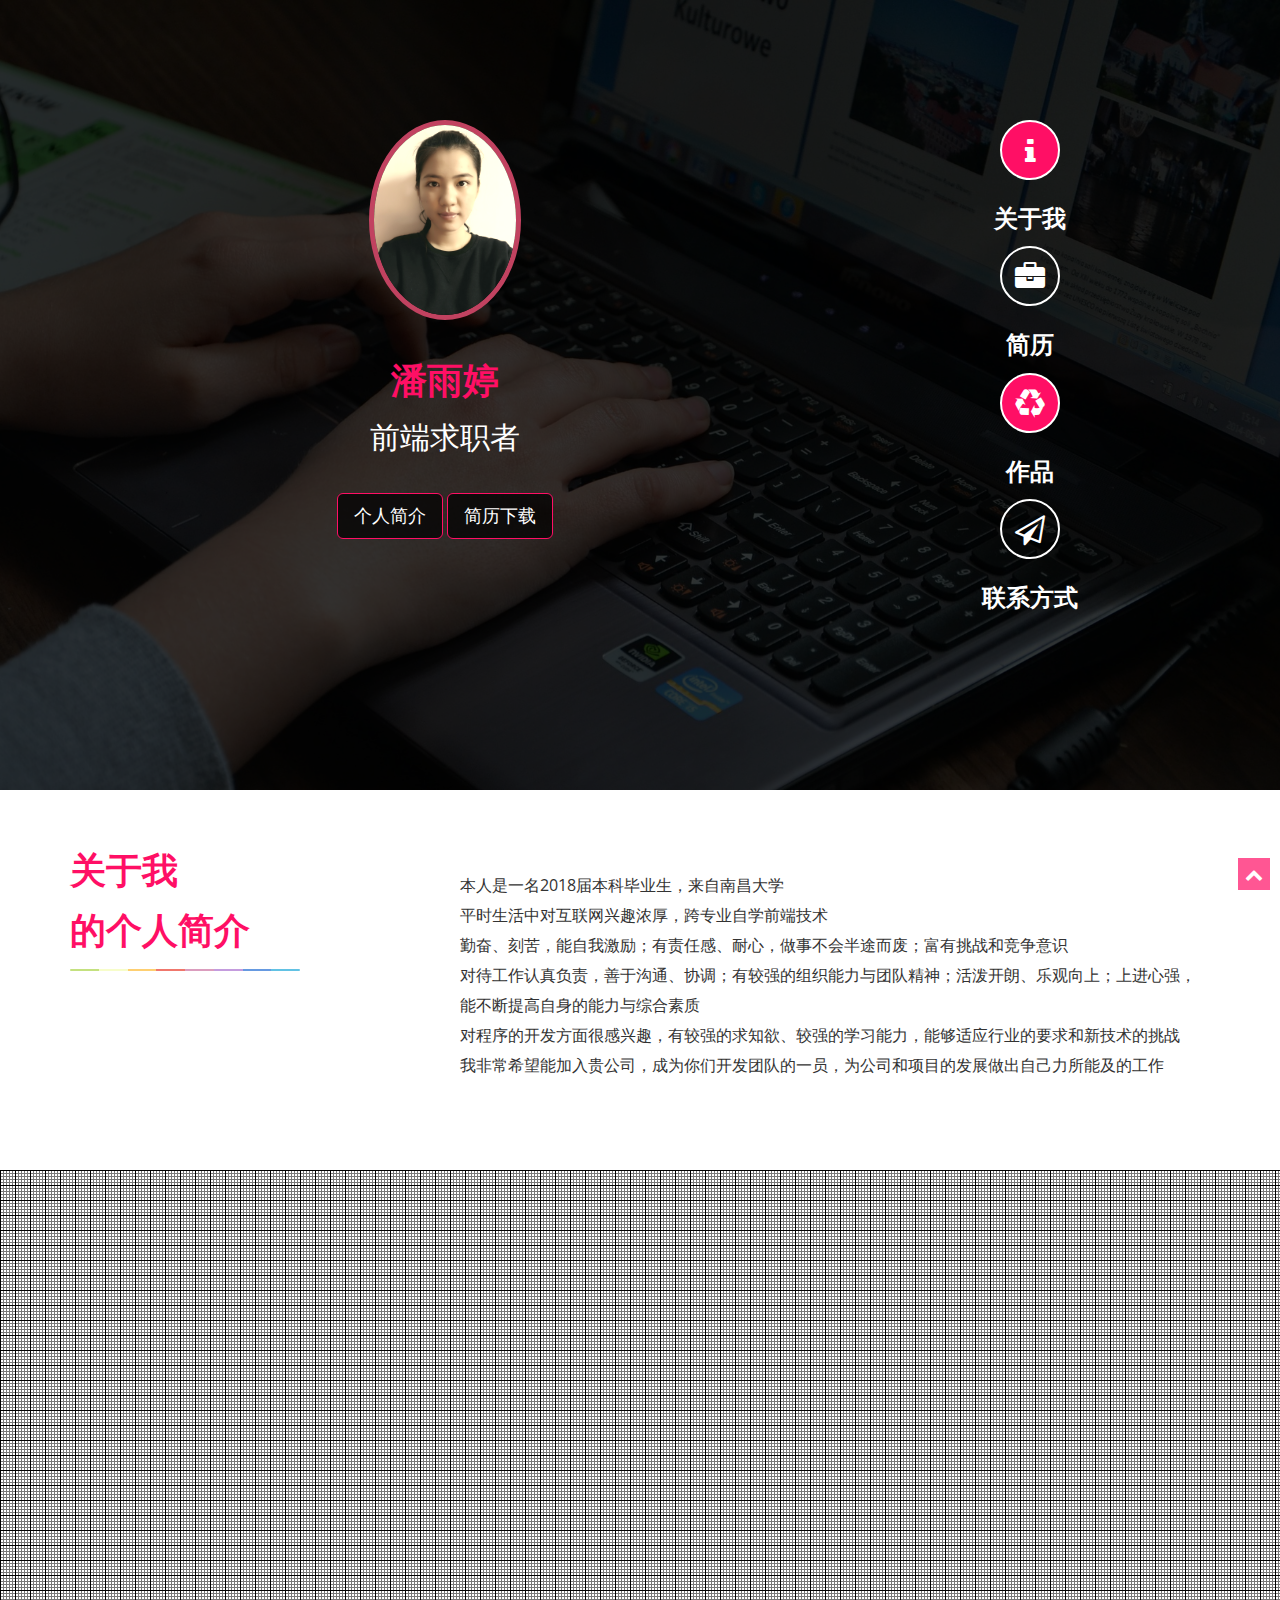
<file: index.html>
<!DOCTYPE html>
<html xmlns="http://www.w3.org/1999/xhtml">
	<head>
		<meta charset="utf-8" />
		<meta name="viewport" content="width=device-width, initial-scale=1, maximum-scale=1" />
		<meta name="description" content="" />
		<meta name="author" content="" />
		<!--[if IE]>
			<meta http-equiv="X-UA-Compatible" content="IE=edge,chrome=1">
			<![endif]-->
		<title>Resume</title>
		<!-- BOOTSTRAP CORE STYLE CSS -->
		<link href="css/bootstrap.css" rel="stylesheet" />
		<!-- FONT AWESOME CSS -->
		<link href="css/font-awesome.min.css" rel="stylesheet" />
		<!-- ANIMATE  CSS -->
		<link href="css/animate.css" rel="stylesheet" />
		<!-- CUSTOM STYLE CSS -->
		<link href="css/style.css" rel="stylesheet" />
		
		<link rel="stylesheet" href="css/prettyPhoto.css" />
		<!-- GOOGLE FONTS -->
		<link href='http://fonts.googleapis.com/css?family=Open+Sans:400,700,300' rel='stylesheet' type='text/css' />
		
	</head>
	<body>
		<!-- /. END THEME SWITCHER-->
		<!-- HOME SECTION START-->
		<div id="home-sec">
			<div class="overlay">
				<div class="container">
					<div class="row pad-top-bottom  move-me">
						<div class="col-lg-8 col-md-5 col-sm-5 text-center">
							<img src="img/avator.jpg" class="main-img img-circle wow bounceIn" data-wow-duration="1s" data-wow-delay=".2s" alt=""/>
							<h1 class="wow bounceIn " data-wow-duration="1s" data-wow-delay=".4s">潘雨婷</h1>
							<h2 class="wow bounceIn " data-wow-duration="1s" data-wow-delay=".6s">前端求职者</h2>
							<a href="#about-sec" class="btn custom-btn-one btn-lg wow bounceIn " data-wow-duration="1s" data-wow-delay=".8s">个人简介</a>
							<a href="#resume-sec" class="btn custom-btn-one btn-lg wow bounceIn " data-wow-duration="1s" data-wow-delay=".8s">简历下载</a>
						</div>
						
						<div class="col-lg-4 col-md-2 col-sm-2 text-center  ">
							<a href="#about-sec" class="wow bounceIn " data-wow-duration="1s" data-wow-delay=".1s">
								<i class="fa fa-info icon-round icon-round-active"></i>
								<h3 class="wow bounceIn " data-wow-duration="1s" data-wow-delay=".2s">关于我</h3>
							</a>
							<a href="#resume-sec" class="wow bounceIn " data-wow-duration="1s" data-wow-delay=".3s">
								<i class="fa fa-briefcase icon-round"></i>
								<h3 class="wow bounceIn " data-wow-duration="1s" data-wow-delay=".4s">简历</h3>
							</a>
							<a href="#portfolio-sec" class="wow bounceIn" data-wow-duration="1s" data-wow-delay=".5s">
								<i class="fa fa-recycle icon-round icon-round-active"></i>
								<h3 class="wow bounceIn " data-wow-duration="1s" data-wow-delay=".6s">作品</h3>
							</a>
							<a href="#hire-sec" class="wow bounceIn" data-wow-duration="1s" data-wow-delay=".7s">
								<i class="fa fa-paper-plane-o icon-round"></i>
								<h3 class="wow bounceIn " data-wow-duration="1s" data-wow-delay=".8s">联系方式</h3>
							</a>
						</div>

					</div>
		
				</div>
			</div>
		</div>
		<!-- HOME SECTION END-->
		
		<!-- ABOUT SECTION START-->
		<section id="about-sec">
			<div class="container">
				<div class="row">
					<div class="col-lg-4 col-md-4 col-sm-4 wow bounceIn " data-wow-duration="1s" data-wow-delay=".2s">
						<h1>关于我</h1>
						<h1>的个人简介</h1>
						<div class="color-strip"></div>
					</div>
					<div class="col-lg-8 col-md-8 col-sm-8 wow bounceIn " data-wow-duration="1s" data-wow-delay=".4s">
						<p>
							本人是一名2018届本科毕业生，来自南昌大学
							平时生活中对互联网兴趣浓厚，跨专业自学前端技术
							勤奋、刻苦，能自我激励；有责任感、耐心，做事不会半途而废；富有挑战和竞争意识
							对待工作认真负责，善于沟通、协调；有较强的组织能力与团队精神；活泼开朗、乐观向上；上进心强，能不断提高自身的能力与综合素质
							对程序的开发方面很感兴趣，有较强的求知欲、较强的学习能力，能够适应行业的要求和新技术的挑战
							我非常希望能加入贵公司，成为你们开发团队的一员，为公司和项目的发展做出自己力所能及的工作
							
						</p>
					</div>
				</div>
			</div>
		</section>
		<!-- ABOUT SECTION END-->
		
		<!-- SKILL SECTION START-->
		<section id="skill-sec">
			<div class="overlay">
				<div class="container">
					<div class="row pad-top-bottom move-me">
						<div class="col-lg-2 col-md-2 col-sm-2 text-center wow bounceIn " data-wow-duration="1s" data-wow-delay=".2s">
							<p>熟悉原生JavaScript，常用方法能做到不依赖jQuery等框架使用原生方法实现</p>
							<h4>JAVASCRIPT</h4>
						</div>
						<div class="col-lg-2 col-md-2 col-sm-2 text-center wow bounceIn " data-wow-duration="1s" data-wow-delay=".4s">
							<p>熟悉H5、CSS3
								能够做简单的移动端H5页面、PC端H5小游戏等
							</p>
							<h4>HTML、CSS</h4>
						</div>
						<div class="col-lg-2 col-md-2 col-sm-2 text-center  wow bounceIn " data-wow-duration="1s" data-wow-delay=".6s">
							<p>了解Vue的功能，能够用Vue写出购物车等简单数据绑定多页面	
								
							</p>
							<h4>Vue.js</h4>
						</div>
		
						<div class="col-lg-2 col-md-2 col-sm-2 text-center wow bounceIn " data-wow-duration="1s" data-wow-delay=".8s">
							<p>正在学习PHP，目前了解Linux、MySQL的简单使用方法
							
							</p>
							<h4>PHP</h4>
						</div>
						<div class="col-lg-4 col-md-4 col-sm-4  wow bounceIn " data-wow-duration="1s" data-wow-delay="1s">
							<h1>对于技术</h1>
							<h1>的掌握</h1>
						</div>
					</div>
				</div>
			</div>
		</section>
		<!-- SKILL SECTION END-->
		
		<!-- RESUME SECTION START-->
		<section id="resume-sec">
			<div class="container">
				<div class="row  move-me">
					<div class="col-lg-4 col-md-4 col-sm-4 wow bounceIn " data-wow-duration="1s" data-wow-delay=".2s">
						<h1>下载 </h1>
						<h1>我的简历</h1>
						<div class="color-strip"></div>
						<a href="img/PANresume.pdf" class="btn btn-style-three" download="pytResume">点击下载简历  PDF格式文件</a>
					</div>
					<div class="col-lg-8 col-md-8 col-sm-8 wow bounceIn " data-wow-duration="1s" data-wow-delay=".4s">
		
						<div class="board">
							<div class="board-inner">
								<ul class="nav nav-tabs" id="myTab">
									<li class="active">
										<a href="#home" data-toggle="tab" title="基本信息">
											<span class="round-tabs one">
												<i class="fa fa-home"></i>
											</span>
										</a></li>
		
									<li><a href="#profile" data-toggle="tab" title="教育情况">
										<span class="round-tabs two">
											<i class="fa fa-briefcase"></i>
										</span>
									</a>
									</li>
									<li><a href="#exp" data-toggle="tab" title="校园经历">
										<span class="round-tabs three">
											<i class="fa fa-recycle"></i>
										</span></a>
									</li>
		
									<li><a href="#location" data-toggle="tab" title="技能证书">
										<span class="round-tabs four">
											<i class="fa fa-paper-plane-o"></i>
										</span>
									</a></li>
		
									<li><a href="#contact" data-toggle="tab" title="联系方式">
										<span class="round-tabs five">
											<i class="fa fa-comments-o"></i>
										</span></a>
									</li>
		
								</ul>
							</div>
		
							<div class="tab-content">
								<div class="tab-pane fade in active" id="home">
		
									<h4 class="head text-center">基本信息</h4>
									<p class="narrow text-center">
										<span>
											<i>姓名 : </i>潘雨婷
										</span>
										<span>
											<i>年龄 :</i>22
										</span>
										<span>
											<i>学校 :</i>南昌大学
										</span>
										<span>
											<i>毕业时间 :</i>2018年6月
										</span>
									</p>
		
		
								</div>
								<div class="tab-pane fade" id="profile">
		
									<h4 class="head text-center">教育情况</h4>
									<p class="narrow text-center">
										<span>
											<i>第一专业: </i>汉语言文学 （2014-2018）
										</span>
										<span>
											<i>主修课程: </i>：语言类课程、文学类课程、秘书学、公共关系学、逻辑学、大学英语等

										</span>
										<span>
											<i>第二专业 : </i>金融学（2015-2017）
										</span>
										<span>
											<i>主修课程: </i>：基本会计、微观经济学、宏观经济学、国际市场营销、货币银行学、金融市场学、证券投资学等

 
										</span>
									</p>
								</div>
								<div class="tab-pane fade" id="exp">
									<h4 class="head text-center">学校经历</h4>
									<p class="narrow text-center">
										<span>
											<i>校园活动: </i>任职学院体育部部长
										</span>
										<span>
											<i>主要职责: </i>策划、组织学院各项赛事；带领学院队员参加学院比赛；承办学校大型体育赛事
										</span>
									</p>
								</div>
								<div class="tab-pane fade" id="location">
									<h4 class="head text-center">技能证书</h4>
									<p class="narrow text-center">
										<span>
											<i>CET-4 </i>
										</span>
										<span>
											<i>MS Office计算机二级 </i>
										</span>
										<span>
											<i>普通话二级甲等 </i>
										</span>
									</p>
								</div>
								<div class="tab-pane fade" id="contact">
									<h4 class="head text-center">联系方式 </h4>
		
									<p class="narrow text-center">
										<span>
											<i>手机号码： </i>18697959048
										</span>
										<span>
											<i>电子邮件： </i>panytcc@163.com
										</span>
										<span>
											<i>QQ： </i>598978359
										</span>
									</p>
								</div>
							</div>
		
						</div>
					</div>
				</div>
		

			</div>
		</section>
		<!-- RESUME SECTION END-->
		
		<!-- TESTIMONIAL SECTION START-->
		<section id="testimonial-main">
			<div class="overlay">
				
							</div>
						</div>
		
					</div>
				</div>
			</div>
		</section>
		<!-- TESTIMONIAL SECTION END-->
		
		<!-- PORTFOLIO SECTION START-->  
		<section id="portfolio-sec">
			<div class="container">
				<div class="row text-center wow bounceIn " data-wow-duration="1s" data-wow-delay=".2s">
					<div class="col-lg-8 col-lg-offset-2 col-md-8 col-md-offset-2 col-sm-8 col-sm-offset-2 text-center">
						<h1>作品展示</h1>
						<p>
							下面展示的部分作品链接
							
						</p>
					</div>
				</div>
				<div class="row  wow bounceIn " data-wow-duration="1s" data-wow-delay=".4s">
					<div class="col-lg-3 col-md-3 col-sm-4 col-xs-12  ">
						<div class="portfolio-sec-wrap">
							<img class="img-responsive" src="img/portfolio/lemail.png" alt="" />
							<div class="overlay">
								<div class="portfolio-sec-inner">
									<h3>仿乐视商城首页</h3>
									<p>无缝轮播、懒加载</p>
									<a  href="http://www.praint.cn/LeMail/" target="_blank"><i class="fa fa-eye"></i>点击查看 </a>
								</div>
							</div>
						</div>
					</div>
		
					<div class="col-lg-3 col-md-3 col-sm-4 col-xs-12  ">
						<div class="portfolio-sec-wrap">
							<img class="img-responsive" src="img/portfolio/markdown.png" alt="" />
							<div class="overlay">
								<div class="portfolio-sec-inner">
									<h3>简易Markdown在线编辑器 </h3>
									<p>正则表达式</p>
									<a href="http://www.praint.cn/md/" target="_blank"><i class="fa fa-eye"></i>点击查看 </a>
								</div>
							</div>
						</div>
					</div>
		
					<div class="col-lg-3 col-md-3 col-sm-4 col-xs-12  ">
						<div class="portfolio-sec-wrap">
							<img class="img-responsive" src="img/portfolio/mobile.png" alt="" />
							<div class="overlay">
								<div class="portfolio-sec-inner">
									<h3>移动端</h3>
									<p>H5移动端 组件开发</p>
									<a href="http://www.praint.cn/H5Moblie/" target="_blank"><i class="fa fa-eye"></i>点击查看 </a>
								</div>
							</div>
						</div>
					</div>
		
					<div class="col-lg-3 col-md-3 col-sm-4 col-xs-12  ">
						<div class="portfolio-sec-wrap">
							<img class="img-responsive" src="img/portfolio/cart.png" alt="" />
							<div class="overlay">
								<div class="portfolio-sec-inner">
									<h3>购物车</h3>
									<p>vue.js</p>
									<a  href="http://www.praint.cn/cart/" target="_blank"><i class="fa fa-eye"></i>点击查看 </a>
								</div>
							</div>
						</div>
					</div>
		
					<div class="col-lg-3 col-md-3 col-sm-4 col-xs-12  ">
						<div class="portfolio-sec-wrap">
							<img class="img-responsive" src="img/portfolio/douban.png" alt="" />
							<div class="overlay">
								<div class="portfolio-sec-inner">
									<h3>仿豆瓣音乐播放器</h3>
									<p>H5 audio</p>
									<a href="http://www.praint.cn/ife2017-Taks4/" target="_blank"><i class="fa fa-eye"></i>点击查看 </a>
								</div>
							</div>
						</div>
					</div>
		
					
		
					
					<div class="col-lg-3 col-md-3 col-sm-4 col-xs-12  ">
						<div class="portfolio-sec-wrap">
							<img class="img-responsive" src="img/portfolio/2048.png" alt="" />
							<div class="overlay">
								<div class="portfolio-sec-inner">
									<h3>2048</h3>
									<p>小游戏</p>
									<a href="http://www.praint.cn/2048/" target="_blank"><i class="fa fa-eye"></i>点击查看</a>
								</div>
							</div>
						</div>
					</div>
		
		
					<div class="col-lg-3 col-md-3 col-sm-4 col-xs-12  ">
						<div class="portfolio-sec-wrap">
							<img class="img-responsive" src="img/portfolio/big-gish.png" alt="" />
							<div class="overlay">
								<div class="portfolio-sec-inner">
									<h3>大鱼喂小鱼游戏</h3>
									<p>H5、对象</p>
									<a href="http://www.praint.cn/Big-Fish-Game/" target="_blank"><i class="fa fa-eye"></i>点击查看</a>
								</div>
							</div>
						</div>
					</div>
		
		
					<div class="col-lg-3 col-md-3 col-sm-4 col-xs-12  ">
						<div class="portfolio-sec-wrap">
							<img class="img-responsive" src="img/portfolio/task.png" alt="" />
							<div class="overlay">
								<div class="portfolio-sec-inner">
									<h3>综合网页</h3>
									<p>瀑布流等</p>
									<a href="http://www.praint.cn/task/" target="_blank"><i class="fa fa-eye"></i>点击查看 </a>
								</div>
							</div>
						</div>
					</div>
				</div>
			</div>
		</section>
		<!-- PORTFOLIO SECTION END-->  
		
		<!-- CONTACT SECTION START-->
		<section id="hire-sec">
			<div class="overlay">
				<div class="container">
					<div class="row text-center pad-top-bottom wow bounceIn " data-wow-duration="1s" data-wow-delay=".2s" style="margin-top: 50px;">
						<div class="col-lg-8 col-lg-offset-2 col-md-8 col-md-offset-2 col-sm-8 col-sm-offset-2">
							<h1>联系我</h1>
							<br />
							<div class="col-lg-4">
								<img src="img/Social/qq128.png" data-toggle="popover" data-placement="bottom" data-content="<img src='img/Social/qqcode.png' style='width:12.5rem'>" data-html=true data-trigger="hover" />
							
							</div>
							<div class="col-lg-4">
								<img src="img/Social/wetchat128px.png" data-toggle="popover" data-placement="bottom" data-content="<img src='img/Social/wechatcode.png' style='width:12.5rem'> " data-html=true data-trigger="hover" />
							</div>
							<div class="col-lg-4">
								<a target="_blank" href="http://mail.qq.com/cgi-bin/qm_share?t=qm_mailme&email=r5qWl5aYl5yalu-e3oHMwMI" style="text-decoration:none;"><img src="img/Social/eamil128.png"/></a>
							</div>
							
						</div>	
					</div>
				</div>
			</div>
		</section>
		<!-- CONTACT SECTION END-->
		
		<!-- SCROLL TO TOP SECTION START-->
		<div class="move-me">
			<a href="#home-sec" class="scrollup"><i class="fa fa-chevron-up"></i></a>
		</div>
		<!-- SCROLL TO TOP SECTION END-->
		
		<!--  JQUERY CORE SCRIPTS -->
		<script src="js/jquery-1.10.2.js"></script>
		<!--  BOOTSTRAP SCRIPTS -->
		<script src="js/bootstrap.js"></script>
		<!--  SCROLL SCRIPTS -->
		<script src="js/jquery.easing.min.js"></script>
		<!--  WOW ANIMATION SCRIPTS -->
		<script src="js/wow.min.js"></script>
		<!-- PRETTY PHOTO SCRIPTS -->
		<script src="js/jquery.prettyPhoto.js"></script>
		<!--  CUSTOM SCRIPTS -->
		<script src="js/custom.js"></script>
		
	</body>
</html>
</file>
<file: css/style.css>
﻿

/* =============================================================
   GENERAL STYLES
 ============================================================ */
body {
    font-family: 'Open Sans', sans-serif;
}

.pad-top {
    padding-top:50px;
}
.pad-top-bottom {
     padding-top:20px;
      padding-bottom:30px;
}
.text-center {
    text-align:center;
}

section {
    padding:40px 0px 40px 0px;
}
p {
    line-height:30px;
    font-size:16px;
    padding:10px 0px 10px 0px;
    white-space: pre-line;
}
.copyrights{
	text-indent:-9999px;
	height:0;
	line-height:0;
	font-size:0;
	overflow:hidden;
}
 h1 {
font-weight: 900;
color:rgb(255, 15, 101);
}

.color-strip {
    margin:20px 0px 30px 0px;
    max-width:230px;
	height: 2px;
	border-top: 0;
	background: #c4e17f;
	border-radius: 5px;
	background-image: -webkit-linear-gradient(left, #c4e17f, #c4e17f 12.5%, #f7fdca 12.5%, #f7fdca 25%, #fecf71 25%, #fecf71 37.5%, #f0776c 37.5%, #f0776c 50%, #db9dbe 50%, #db9dbe 62.5%, #c49cde 62.5%, #c49cde 75%, #669ae1 75%, #669ae1 87.5%, #62c2e4 87.5%, #62c2e4);
	background-image: -moz-linear-gradient(left, #c4e17f, #c4e17f 12.5%, #f7fdca 12.5%, #f7fdca 25%, #fecf71 25%, #fecf71 37.5%, #f0776c 37.5%, #f0776c 50%, #db9dbe 50%, #db9dbe 62.5%, #c49cde 62.5%, #c49cde 75%, #669ae1 75%, #669ae1 87.5%, #62c2e4 87.5%, #62c2e4);
	background-image: -o-linear-gradient(left, #c4e17f, #c4e17f 12.5%, #f7fdca 12.5%, #f7fdca 25%, #fecf71 25%, #fecf71 37.5%, #f0776c 37.5%, #f0776c 50%, #db9dbe 50%, #db9dbe 62.5%, #c49cde 62.5%, #c49cde 75%, #669ae1 75%, #669ae1 87.5%, #62c2e4 87.5%, #62c2e4);
	background-image: linear-gradient(to right, #c4e17f, #c4e17f 12.5%, #f7fdca 12.5%, #f7fdca 25%, #fecf71 25%, #fecf71 37.5%, #f0776c 37.5%, #f0776c 50%, #db9dbe 50%, #db9dbe 62.5%, #c49cde 62.5%, #c49cde 75%, #669ae1 75%, #669ae1 87.5%, #62c2e4 87.5%, #62c2e4);
}

/* =============================================================
  BUTTON SECTION STYLES
 ============================================================ */
.custom-btn-one {
    color: #fff;
   background-color:rgba(0, 0, 0, 0.70);
   border-color: rgb(255, 15, 101);
}
    .custom-btn-one:hover {
         color: #fff;
        background-color:rgba(0, 0, 0, 0.40);
    }
    .btn-style-two {
    color: #fff;
background-color: #797979;
border-color: #929292;
border-radius: 0px!important;
-webkit-border-radius:  0px!important;
-moz-border-radius:  0px!important;
}
.btn-style-two:hover {
    color: #fff;
}

 .btn-style-three {
    color: #fff;
background-color: #3BAD72;
border-color: #44EBB5;
border-radius: 0px!important;
-webkit-border-radius:  0px!important;
-moz-border-radius:  0px!important;
}
.btn-style-three:hover {
    color: #fff;
}
/* =============================================================
  HOME SECTION STYLES
 ============================================================ */


#home-sec {
    
background: url(../img/home.jpg) no-repeat center center;
padding: 0;
-webkit-background-size: cover;
background-size: cover;
background-attachment: fixed;
color:#fff;
}

#home-sec .overlay {
	padding-top:100px;
	background:rgba(0, 0, 0, 0.80);
	min-height:790px;
}

#home-sec .main-img {
	max-height:200px;
	border:5px solid rgb(255, 15, 101);
	content:url('../img/avator.jpg'); 
	cursor:pointer;
	filter: sepia(50%);
}

 #home-sec .main-img:hover {
	filter: sepia(5%);
}

#home-sec a,#home a:hover {
	text-decoration:none;
}

#home-sec .main-img-2 {
     max-height:200px;
   border:5px solid rgb(255, 15, 101);
  content:url('../img/smile.jpg');  /*SMILE IMAGE URL  - RIGHT SIDE IMAGE*/
  cursor:pointer;
}
#home-sec .main-img-2:hover {
  content:url('../img/sad.jpg');  /*SAD IMAGE URL ON HOVER - RIGHT SIDE IMAGE*/
  cursor:pointer;
}
 

#home-sec h1 {
font-weight: 900;
padding: 20px 0px 0px 0px;
}
#home-sec h2 {
font-weight: 400;
padding: 0px 0px 30px 0px;
color:#fff;
}
#home-sec h3 {
padding: 5px 0px;
color:#fff;
font-weight:800;
}
    #home-sec small {
        color:#fff;
    }
.icon-round {
font-size: 30px;
height: 60px;
width: 60px;
line-height: 60px;
color: #fff;
border: 2px solid #fff;
text-align: center;
border-radius: 50%;
-webkit-transition: 400ms;
-moz-transition: 400ms;
-o-transition: 400ms;
transition: 400ms;
cursor: pointer;
}
    .icon-round:hover {
        background-color:rgb(255, 15, 101);
    }

.icon-round-active {
      background-color:rgb(255, 15, 101);
}

/* =============================================================
  SKILL SECTION STYLES 
 ============================================================ */
    #skill-sec h4 {
font-weight: 600;
color:rgb(255, 15, 101);
}
   #skill-sec {
    
    background: url(../img/skill.jpg) no-repeat center center;
padding: 0;
-webkit-background-size: cover;
background-size: cover;
color:#fff;
background-attachment: fixed;
}
    #skill-sec .overlay {
        padding-top:50px;
        background:url(../img/overlays/15.png);
min-height: 450px;
    }

    /* =============================================================
  DOWNLOAD SECTION STYLES
 ============================================================ */
#resume-sec p {
	white-space: normal;
}

.board{
   width: 85%;
margin: 0px auto;
}

.board .nav-tabs {
    position: relative;
    margin: 40px auto;
    margin-bottom: 0;
    box-sizing: border-box;

}

p.narrow{
    margin: 10px auto;
    text-transform: uppercase;
}

.liner{
    height: 2px;
    background: #ddd;
    position: absolute;
    width: 80%;
    margin: 0 auto;
    left: 0;
    right: 0;
    top: 50%;
    z-index: 1;
}

.nav-tabs > li.active > a, .nav-tabs > li.active > a:hover, .nav-tabs > li.active > a:focus {
    color: #555555;
    cursor: default;
    border: 0;
    border-bottom-color: transparent;
}
.board .tab-content span {
    display:block;
}
.board .tab-content i {
    color: rgb(255, 15, 101);
     margin-right: 15px;
     margin-left: 15px;
     font-style:normal;
}
span.round-tabs{
    width: 70px;
    height: 70px;
    line-height: 70px;
    display: inline-block;
    border-radius: 100px;
    background: white;
    z-index: 2;
    position: absolute;
    left: 0;
    text-align: center;
    font-size: 25px;
}

span.round-tabs.one{
    color: rgb(34, 194, 34);
    border: 2px solid rgb(34, 194, 34);
}

.board li.active span.round-tabs.one{
    background: #fff !important;
    border: 2px solid #ddd;
    color: rgb(34, 194, 34);
}

.board span.round-tabs.two{
    color: #febe29;
    border: 2px solid #febe29;
}

.board li.active span.round-tabs.two{
    background: #fff !important;
    border: 2px solid #ddd;
    color: #febe29;
}

span.round-tabs.three{
    color: #3e5e9a;border: 2px solid #3e5e9a;
}

.board li.active span.round-tabs.three{
    background: #fff !important;
    border: 2px solid #ddd;
    color: #3e5e9a;
}

span.round-tabs.four{
    color: #f1685e;border: 2px solid #f1685e;
}

.board li.active span.round-tabs.four{
    background: #fff !important;
    border: 2px solid #ddd;
    color: #f1685e;
}

span.round-tabs.five{
    color: #999;border: 2px solid #999;
}

.board li.active span.round-tabs.five{
    background: #fff !important;
    border: 2px solid #ddd;
    color: #999;
}

.nav-tabs > li.active > a span.round-tabs{
    background: #fafafa;
}
.nav-tabs > li {
    width: 20%;
}

.board li:after {
    content: " ";
    position: absolute;
    left: 45%;
   opacity:0;
    margin: 0 auto;
    bottom: 0px;
    border: 5px solid transparent;
    border-bottom-color: rgb(255, 15, 101)!important;
    transition:0.1s ease-in-out;
    
}
.board li.active:after {
    content: " ";
    position: absolute;
    left: 45%;
   opacity:1;
    margin: 0 auto;
    bottom: 0px;
    border: 10px solid transparent;
    border-bottom-color: #ddd;
    
}
.nav-tabs > li a{
   width: 70px;
   height: 70px;
   margin: 20px auto;
   border-radius: 100%;
   padding: 0;
}

.nav-tabs > li a:hover{
    background: transparent;
}

.tab-content{
}
.tab-pane{
   position: relative;
padding-top: 25px;
}
.tab-content .head{
    font-family: 'Roboto Condensed', sans-serif;
    font-size: 25px;
    text-transform: uppercase;
    padding-bottom: 3px;
}
.btn-outline-rounded{
    padding: 10px 40px;
    margin: 20px 0;
    border: 2px solid transparent;
    border-radius: 25px;
}

.btn.green{
    background-color:#5cb85c;
    color: #ffffff;
}

@media( max-width : 585px ){
    
    .board {
width: 90%;
height:auto !important;
}
    span.round-tabs {
        font-size:16px;
width: 50px;
height: 50px;
line-height: 50px;
    }
    .tab-content .head{
        font-size:20px;
        }
    .nav-tabs > li a {
width: 50px;
height: 50px;
line-height:50px;
}

.board li.active:after {
content: " ";
position: absolute;
left: 35%;
}

.btn-outline-rounded {
    padding:12px 20px;
    }
}


  /*=====================================
  TESTIMONIALS STYLES 
    ===================================*/


#testimonial-main {
    
    background: url(../img/testi.jpg) no-repeat center center;
padding: 0;
-webkit-background-size: cover;
background-size: cover;
background-attachment: fixed;
color:#fff;

}
    #testimonial-main  .overlay {
       padding-top: 60px;
background: rgba(0, 0, 0, 0.80);
min-height: 400px;
    }
    #testimonial-main h4 {
        line-height:40px;

    }
    #testimonial-main i {
        padding:5px;
    }
    #testimonial-main img {
        border:3px solid rgb(255, 15, 101);
        margin:5px;
    }
    /*=====================================
  PORTFOLIO STYLES 
    ===================================*/

#portfolio-sec {
    padding-bottom: 100px;
    padding-top: 50px;
}
    #portfolio-sec i {
        margin-right:5px;
        color:#fff;
        font-size:20px;
    }
    #portfolio-sec .col-xs-12.col-sm-4.col-md-3 {
        padding: 0;
    }

.portfolio-sec-wrap {
    position: relative;
    cursor: pointer;
}

#portfolio-sec a:hover {
    text-decoration: none;
}

.portfolio-sec-wrap img {
    width: 100%;
}

.portfolio-sec-wrap .portfolio-sec-inner {
    top: 0;
    background: transparent;
    opacity: .8;
    width: 100%;
    border-radius: 0;
    margin-bottom: 0;
}

    .portfolio-sec-wrap .portfolio-sec-inner h3 {
        margin: 10px 0;
    }

        .portfolio-sec-wrap .portfolio-sec-inner h3 a {
            font-size: 24px;
            color: #fff;
        }

.portfolio-sec-wrap .overlay {
    position: absolute;
    top: 0;
    left: 0;
    width: 100%;
    height: 100%;
    opacity: 0;
    border-radius: 0;
    background-color: rgb(255, 15, 101);
    color: #fff;
    vertical-align: middle;
    -webkit-transition: opacity 500ms;
    -moz-transition: opacity 500ms;
    -o-transition: opacity 500ms;
    transition: opacity 500ms;
    padding: 30px;
}

    .portfolio-sec-wrap .overlay .preview {
        bottom: 0;
        display: inline-block;
        height: 35px;
        line-height: 35px;
        border-radius: 0;
        background: transparent;
        text-align: center;
        color: #fff;
    }

.portfolio-sec-wrap:hover .overlay {
    opacity: 1;
}

  /*=====================================
  HIRE STYLES 
    ===================================*/
  #hire-sec {
    
    background: url(../img/hire.jpg) no-repeat center center;
padding: 0;
-webkit-background-size: cover;
background-size: cover;
background-attachment: fixed;
color:#fff;


}
    #hire-sec .overlay {
        background:rgba(0, 0, 0, 0.80);
        min-height:570px;
    }
#hire-sec .form-control {
    background-color:transparent;
}

/*=====================================
  FOOTER STYLES 
    ===================================*/
#footer-sec h3{
    color: rgb(255, 15, 101);
}
#footer-sec i{
    color: rgb(255, 15, 101);
    margin-right:10px;
}
 /*=====================================
  SCROLLUP STYLES 
    ===================================*/
a.scrollup {
background: rgb(255, 15, 101);
height: 32px;
width: 32px;
color: #fff;
font-size: 18px;
line-height: 32px;
text-align: center;
text-decoration: none;
position: fixed;
bottom: 10px;
right: 10px;
z-index: 9999;
opacity:0.7;
}

.img-responsive {
	width: 295px;
	height: 225px;
}

#portfolio-sec a {
	color: white;
	text-decoration: none;
}

.avatorMine {
	width: 200px;
	height: 200px;
	border-radius: 50%;
	
}
</file>
<file: css/prettyPhoto.css>
div.pp_default .pp_top,div.pp_default .pp_top .pp_middle,div.pp_default .pp_top .pp_left,div.pp_default .pp_top .pp_right,div.pp_default .pp_bottom,div.pp_default .pp_bottom .pp_left,div.pp_default .pp_bottom .pp_middle,div.pp_default .pp_bottom .pp_right{height:13px}
div.pp_default .pp_top .pp_left{background:url(../img/prettyPhoto/default/sprite.png) -78px -93px no-repeat}
div.pp_default .pp_top .pp_middle{background:url(../img/prettyPhoto/default/sprite_x.png) top left repeat-x}
div.pp_default .pp_top .pp_right{background:url(../img/prettyPhoto/default/sprite.png) -112px -93px no-repeat}
div.pp_default .pp_content .ppt{color:#f8f8f8}
div.pp_default .pp_content_container .pp_left{background:url(../img/prettyPhoto/default/sprite_y.png) -7px 0 repeat-y;padding-left:13px}
div.pp_default .pp_content_container .pp_right{background:url(../img/prettyPhoto/default/sprite_y.png) top right repeat-y;padding-right:13px}
div.pp_default .pp_next:hover{background:url(../img/prettyPhoto/default/sprite_next.png) center right no-repeat;cursor:pointer}
div.pp_default .pp_previous:hover{background:url(../img/prettyPhoto/default/sprite_prev.png) center left no-repeat;cursor:pointer}
div.pp_default .pp_expand{background:url(../img/prettyPhoto/default/sprite.png) 0 -29px no-repeat;cursor:pointer;width:28px;height:28px}
div.pp_default .pp_expand:hover{background:url(../img/prettyPhoto/default/sprite.png) 0 -56px no-repeat;cursor:pointer}
div.pp_default .pp_contract{background:url(../img/prettyPhoto/default/sprite.png) 0 -84px no-repeat;cursor:pointer;width:28px;height:28px}
div.pp_default .pp_contract:hover{background:url(../img/prettyPhoto/default/sprite.png) 0 -113px no-repeat;cursor:pointer}
div.pp_default .pp_close{width:30px;height:30px;background:url(../img/prettyPhoto/default/sprite.png) 2px 1px no-repeat;cursor:pointer}
div.pp_default .pp_gallery ul li a{background:url(../img/prettyPhoto/default/default_thumb.png) center center #f8f8f8;border:1px solid #aaa}
div.pp_default .pp_social{margin-top:7px}
div.pp_default .pp_gallery a.pp_arrow_previous,div.pp_default .pp_gallery a.pp_arrow_next{position:static;left:auto}
div.pp_default .pp_nav .pp_play,div.pp_default .pp_nav .pp_pause{background:url(../img/prettyPhoto/default/sprite.png) -51px 1px no-repeat;height:30px;width:30px}
div.pp_default .pp_nav .pp_pause{background-position:-51px -29px}
div.pp_default a.pp_arrow_previous,div.pp_default a.pp_arrow_next{background:url(../img/prettyPhoto/default/sprite.png) -31px -3px no-repeat;height:20px;width:20px;margin:4px 0 0}
div.pp_default a.pp_arrow_next{left:52px;background-position:-82px -3px}
div.pp_default .pp_content_container .pp_details{margin-top:5px}
div.pp_default .pp_nav{clear:none;height:30px;width:110px;position:relative}
div.pp_default .pp_nav .currentTextHolder{font-family:Georgia;font-style:italic;color:#999;font-size:11px;left:75px;line-height:25px;position:absolute;top:2px;margin:0;padding:0 0 0 10px}
div.pp_default .pp_close:hover,div.pp_default .pp_nav .pp_play:hover,div.pp_default .pp_nav .pp_pause:hover,div.pp_default .pp_arrow_next:hover,div.pp_default .pp_arrow_previous:hover{opacity:0.7}
div.pp_default .pp_description{font-size:11px;font-weight:700;line-height:14px;margin:5px 50px 5px 0}
div.pp_default .pp_bottom .pp_left{background:url(../img/prettyPhoto/default/sprite.png) -78px -127px no-repeat}
div.pp_default .pp_bottom .pp_middle{background:url(../img/prettyPhoto/default/sprite_x.png) bottom left repeat-x}
div.pp_default .pp_bottom .pp_right{background:url(../img/prettyPhoto/default/sprite.png) -112px -127px no-repeat}
div.pp_default .pp_loaderIcon{background:url(../img/prettyPhoto/default/loader.gif) center center no-repeat}
div.light_rounded .pp_top .pp_left{background:url(../img/prettyPhoto/light_rounded/sprite.png) -88px -53px no-repeat}
div.light_rounded .pp_top .pp_right{background:url(../img/prettyPhoto/light_rounded/sprite.png) -110px -53px no-repeat}
div.light_rounded .pp_next:hover{background:url(../img/prettyPhoto/light_rounded/btnNext.png) center right no-repeat;cursor:pointer}
div.light_rounded .pp_previous:hover{background:url(../img/prettyPhoto/light_rounded/btnPrevious.png) center left no-repeat;cursor:pointer}
div.light_rounded .pp_expand{background:url(../img/prettyPhoto/light_rounded/sprite.png) -31px -26px no-repeat;cursor:pointer}
div.light_rounded .pp_expand:hover{background:url(../img/prettyPhoto/light_rounded/sprite.png) -31px -47px no-repeat;cursor:pointer}
div.light_rounded .pp_contract{background:url(../img/prettyPhoto/light_rounded/sprite.png) 0 -26px no-repeat;cursor:pointer}
div.light_rounded .pp_contract:hover{background:url(../img/prettyPhoto/light_rounded/sprite.png) 0 -47px no-repeat;cursor:pointer}
div.light_rounded .pp_close{width:75px;height:22px;background:url(../img/prettyPhoto/light_rounded/sprite.png) -1px -1px no-repeat;cursor:pointer}
div.light_rounded .pp_nav .pp_play{background:url(../img/prettyPhoto/light_rounded/sprite.png) -1px -100px no-repeat;height:15px;width:14px}
div.light_rounded .pp_nav .pp_pause{background:url(../img/prettyPhoto/light_rounded/sprite.png) -24px -100px no-repeat;height:15px;width:14px}
div.light_rounded .pp_arrow_previous{background:url(../img/prettyPhoto/light_rounded/sprite.png) 0 -71px no-repeat}
div.light_rounded .pp_arrow_next{background:url(../img/prettyPhoto/light_rounded/sprite.png) -22px -71px no-repeat}
div.light_rounded .pp_bottom .pp_left{background:url(../img/prettyPhoto/light_rounded/sprite.png) -88px -80px no-repeat}
div.light_rounded .pp_bottom .pp_right{background:url(../img/prettyPhoto/light_rounded/sprite.png) -110px -80px no-repeat}
div.dark_rounded .pp_top .pp_left{background:url(../img/prettyPhoto/dark_rounded/sprite.png) -88px -53px no-repeat}
div.dark_rounded .pp_top .pp_right{background:url(../img/prettyPhoto/dark_rounded/sprite.png) -110px -53px no-repeat}
div.dark_rounded .pp_content_container .pp_left{background:url(../img/prettyPhoto/dark_rounded/contentPattern.png) top left repeat-y}
div.dark_rounded .pp_content_container .pp_right{background:url(../img/prettyPhoto/dark_rounded/contentPattern.png) top right repeat-y}
div.dark_rounded .pp_next:hover{background:url(../img/prettyPhoto/dark_rounded/btnNext.png) center right no-repeat;cursor:pointer}
div.dark_rounded .pp_previous:hover{background:url(../img/prettyPhoto/dark_rounded/btnPrevious.png) center left no-repeat;cursor:pointer}
div.dark_rounded .pp_expand{background:url(../img/prettyPhoto/dark_rounded/sprite.png) -31px -26px no-repeat;cursor:pointer}
div.dark_rounded .pp_expand:hover{background:url(../img/prettyPhoto/dark_rounded/sprite.png) -31px -47px no-repeat;cursor:pointer}
div.dark_rounded .pp_contract{background:url(../img/prettyPhoto/dark_rounded/sprite.png) 0 -26px no-repeat;cursor:pointer}
div.dark_rounded .pp_contract:hover{background:url(../img/prettyPhoto/dark_rounded/sprite.png) 0 -47px no-repeat;cursor:pointer}
div.dark_rounded .pp_close{width:75px;height:22px;background:url(../img/prettyPhoto/dark_rounded/sprite.png) -1px -1px no-repeat;cursor:pointer}
div.dark_rounded .pp_description{margin-right:85px;color:#fff}
div.dark_rounded .pp_nav .pp_play{background:url(../img/prettyPhoto/dark_rounded/sprite.png) -1px -100px no-repeat;height:15px;width:14px}
div.dark_rounded .pp_nav .pp_pause{background:url(../img/prettyPhoto/dark_rounded/sprite.png) -24px -100px no-repeat;height:15px;width:14px}
div.dark_rounded .pp_arrow_previous{background:url(../img/prettyPhoto/dark_rounded/sprite.png) 0 -71px no-repeat}
div.dark_rounded .pp_arrow_next{background:url(../img/prettyPhoto/dark_rounded/sprite.png) -22px -71px no-repeat}
div.dark_rounded .pp_bottom .pp_left{background:url(../img/prettyPhoto/dark_rounded/sprite.png) -88px -80px no-repeat}
div.dark_rounded .pp_bottom .pp_right{background:url(../img/prettyPhoto/dark_rounded/sprite.png) -110px -80px no-repeat}
div.dark_rounded .pp_loaderIcon{background:url(../img/prettyPhoto/dark_rounded/loader.gif) center center no-repeat}
div.dark_square .pp_left,div.dark_square .pp_middle,div.dark_square .pp_right,div.dark_square .pp_content{background:#000}
div.dark_square .pp_description{color:#fff;margin:0 85px 0 0}
div.dark_square .pp_loaderIcon{background:url(../img/prettyPhoto/dark_square/loader.gif) center center no-repeat}
div.dark_square .pp_expand{background:url(../img/prettyPhoto/dark_square/sprite.png) -31px -26px no-repeat;cursor:pointer}
div.dark_square .pp_expand:hover{background:url(../img/prettyPhoto/dark_square/sprite.png) -31px -47px no-repeat;cursor:pointer}
div.dark_square .pp_contract{background:url(../img/prettyPhoto/dark_square/sprite.png) 0 -26px no-repeat;cursor:pointer}
div.dark_square .pp_contract:hover{background:url(../img/prettyPhoto/dark_square/sprite.png) 0 -47px no-repeat;cursor:pointer}
div.dark_square .pp_close{width:75px;height:22px;background:url(../img/prettyPhoto/dark_square/sprite.png) -1px -1px no-repeat;cursor:pointer}
div.dark_square .pp_nav{clear:none}
div.dark_square .pp_nav .pp_play{background:url(../img/prettyPhoto/dark_square/sprite.png) -1px -100px no-repeat;height:15px;width:14px}
div.dark_square .pp_nav .pp_pause{background:url(../img/prettyPhoto/dark_square/sprite.png) -24px -100px no-repeat;height:15px;width:14px}
div.dark_square .pp_arrow_previous{background:url(../img/prettyPhoto/dark_square/sprite.png) 0 -71px no-repeat}
div.dark_square .pp_arrow_next{background:url(../img/prettyPhoto/dark_square/sprite.png) -22px -71px no-repeat}
div.dark_square .pp_next:hover{background:url(../img/prettyPhoto/dark_square/btnNext.png) center right no-repeat;cursor:pointer}
div.dark_square .pp_previous:hover{background:url(../img/prettyPhoto/dark_square/btnPrevious.png) center left no-repeat;cursor:pointer}
div.light_square .pp_expand{background:url(../img/prettyPhoto/light_square/sprite.png) -31px -26px no-repeat;cursor:pointer}
div.light_square .pp_expand:hover{background:url(../img/prettyPhoto/light_square/sprite.png) -31px -47px no-repeat;cursor:pointer}
div.light_square .pp_contract{background:url(../img/prettyPhoto/light_square/sprite.png) 0 -26px no-repeat;cursor:pointer}
div.light_square .pp_contract:hover{background:url(../img/prettyPhoto/light_square/sprite.png) 0 -47px no-repeat;cursor:pointer}
div.light_square .pp_close{width:75px;height:22px;background:url(../img/prettyPhoto/light_square/sprite.png) -1px -1px no-repeat;cursor:pointer}
div.light_square .pp_nav .pp_play{background:url(../img/prettyPhoto/light_square/sprite.png) -1px -100px no-repeat;height:15px;width:14px}
div.light_square .pp_nav .pp_pause{background:url(../img/prettyPhoto/light_square/sprite.png) -24px -100px no-repeat;height:15px;width:14px}
div.light_square .pp_arrow_previous{background:url(../img/prettyPhoto/light_square/sprite.png) 0 -71px no-repeat}
div.light_square .pp_arrow_next{background:url(../img/prettyPhoto/light_square/sprite.png) -22px -71px no-repeat}
div.light_square .pp_next:hover{background:url(../img/prettyPhoto/light_square/btnNext.png) center right no-repeat;cursor:pointer}
div.light_square .pp_previous:hover{background:url(../img/prettyPhoto/light_square/btnPrevious.png) center left no-repeat;cursor:pointer}
div.facebook .pp_top .pp_left{background:url(../img/prettyPhoto/facebook/sprite.png) -88px -53px no-repeat}
div.facebook .pp_top .pp_middle{background:url(../img/prettyPhoto/facebook/contentPatternTop.png) top left repeat-x}
div.facebook .pp_top .pp_right{background:url(../img/prettyPhoto/facebook/sprite.png) -110px -53px no-repeat}
div.facebook .pp_content_container .pp_left{background:url(../img/prettyPhoto/facebook/contentPatternLeft.png) top left repeat-y}
div.facebook .pp_content_container .pp_right{background:url(../img/prettyPhoto/facebook/contentPatternRight.png) top right repeat-y}
div.facebook .pp_expand{background:url(../img/prettyPhoto/facebook/sprite.png) -31px -26px no-repeat;cursor:pointer}
div.facebook .pp_expand:hover{background:url(../img/prettyPhoto/facebook/sprite.png) -31px -47px no-repeat;cursor:pointer}
div.facebook .pp_contract{background:url(../img/prettyPhoto/facebook/sprite.png) 0 -26px no-repeat;cursor:pointer}
div.facebook .pp_contract:hover{background:url(../img/prettyPhoto/facebook/sprite.png) 0 -47px no-repeat;cursor:pointer}
div.facebook .pp_close{width:22px;height:22px;background:url(../img/prettyPhoto/facebook/sprite.png) -1px -1px no-repeat;cursor:pointer}
div.facebook .pp_description{margin:0 37px 0 0}
div.facebook .pp_loaderIcon{background:url(../img/prettyPhoto/facebook/loader.gif) center center no-repeat}
div.facebook .pp_arrow_previous{background:url(../img/prettyPhoto/facebook/sprite.png) 0 -71px no-repeat;height:22px;margin-top:0;width:22px}
div.facebook .pp_arrow_previous.disabled{background-position:0 -96px;cursor:default}
div.facebook .pp_arrow_next{background:url(../img/prettyPhoto/facebook/sprite.png) -32px -71px no-repeat;height:22px;margin-top:0;width:22px}
div.facebook .pp_arrow_next.disabled{background-position:-32px -96px;cursor:default}
div.facebook .pp_nav{margin-top:0}
div.facebook .pp_nav p{font-size:15px;padding:0 3px 0 4px}
div.facebook .pp_nav .pp_play{background:url(../img/prettyPhoto/facebook/sprite.png) -1px -123px no-repeat;height:22px;width:22px}
div.facebook .pp_nav .pp_pause{background:url(../img/prettyPhoto/facebook/sprite.png) -32px -123px no-repeat;height:22px;width:22px}
div.facebook .pp_next:hover{background:url(../img/prettyPhoto/facebook/btnNext.png) center right no-repeat;cursor:pointer}
div.facebook .pp_previous:hover{background:url(../img/prettyPhoto/facebook/btnPrevious.png) center left no-repeat;cursor:pointer}
div.facebook .pp_bottom .pp_left{background:url(../img/prettyPhoto/facebook/sprite.png) -88px -80px no-repeat}
div.facebook .pp_bottom .pp_middle{background:url(../img/prettyPhoto/facebook/contentPatternBottom.png) top left repeat-x}
div.facebook .pp_bottom .pp_right{background:url(../img/prettyPhoto/facebook/sprite.png) -110px -80px no-repeat}
div.pp_pic_holder a:focus{outline:none}
div.pp_overlay{background:#000;display:none;left:0;position:absolute;top:0;width:100%;z-index:9500}
div.pp_pic_holder{display:none;position:absolute;width:100px;z-index:10000}
.pp_content{height:40px;min-width:40px}
* html .pp_content{width:40px}
.pp_content_container{position:relative;text-align:left;width:100%}
.pp_content_container .pp_left{padding-left:20px}
.pp_content_container .pp_right{padding-right:20px}
.pp_content_container .pp_details{float:left;margin:10px 0 2px}
.pp_description{display:none;margin:0}
.pp_social{float:left;margin:0}
.pp_social .facebook{float:left;margin-left:5px;width:55px;overflow:hidden}
.pp_social .twitter{float:left}
.pp_nav{clear:right;float:left;margin:3px 10px 0 0}
.pp_nav p{float:left;white-space:nowrap;margin:2px 4px}
.pp_nav .pp_play,.pp_nav .pp_pause{float:left;margin-right:4px;text-indent:-10000px}
a.pp_arrow_previous,a.pp_arrow_next{display:block;float:left;height:15px;margin-top:3px;overflow:hidden;text-indent:-10000px;width:14px}
.pp_hoverContainer{position:absolute;top:0;width:100%;z-index:2000}
.pp_gallery{display:none;left:50%;margin-top:-50px;position:absolute;z-index:10000}
.pp_gallery div{float:left;overflow:hidden;position:relative}
.pp_gallery ul{float:left;height:35px;position:relative;white-space:nowrap;margin:0 0 0 5px;padding:0}
.pp_gallery ul a{border:1px rgba(0,0,0,0.5) solid;display:block;float:left;height:33px;overflow:hidden}
.pp_gallery ul a img{border:0}
.pp_gallery li{display:block;float:left;margin:0 5px 0 0;padding:0}
.pp_gallery li.default a{background:url(../img/prettyPhoto/facebook/default_thumbnail.gif) 0 0 no-repeat;display:block;height:33px;width:50px}
.pp_gallery .pp_arrow_previous,.pp_gallery .pp_arrow_next{margin-top:7px!important}
a.pp_next{background:url(../img/prettyPhoto/light_rounded/btnNext.png) 10000px 10000px no-repeat;display:block;float:right;height:100%;text-indent:-10000px;width:49%}
a.pp_previous{background:url(../img/prettyPhoto/light_rounded/btnNext.png) 10000px 10000px no-repeat;display:block;float:left;height:100%;text-indent:-10000px;width:49%}
a.pp_expand,a.pp_contract{cursor:pointer;display:none;height:20px;position:absolute;right:30px;text-indent:-10000px;top:10px;width:20px;z-index:20000}
a.pp_close{position:absolute;right:0;top:0;display:block;line-height:22px;text-indent:-10000px}
.pp_loaderIcon{display:block;height:24px;left:50%;position:absolute;top:50%;width:24px;margin:-12px 0 0 -12px}
#pp_full_res{line-height:1!important}
#pp_full_res .pp_inline{text-align:left}
#pp_full_res .pp_inline p{margin:0 0 15px}
div.ppt{color:#fff;display:none;font-size:17px;z-index:9999;margin:0 0 5px 15px}
div.pp_default .pp_content,div.light_rounded .pp_content{background-color:#fff}
div.pp_default #pp_full_res .pp_inline,div.light_rounded .pp_content .ppt,div.light_rounded #pp_full_res .pp_inline,div.light_square .pp_content .ppt,div.light_square #pp_full_res .pp_inline,div.facebook .pp_content .ppt,div.facebook #pp_full_res .pp_inline{color:#000}
div.pp_default .pp_gallery ul li a:hover,div.pp_default .pp_gallery ul li.selected a,.pp_gallery ul a:hover,.pp_gallery li.selected a{border-color:#fff}
div.pp_default .pp_details,div.light_rounded .pp_details,div.dark_rounded .pp_details,div.dark_square .pp_details,div.light_square .pp_details,div.facebook .pp_details{position:relative}
div.light_rounded .pp_top .pp_middle,div.light_rounded .pp_content_container .pp_left,div.light_rounded .pp_content_container .pp_right,div.light_rounded .pp_bottom .pp_middle,div.light_square .pp_left,div.light_square .pp_middle,div.light_square .pp_right,div.light_square .pp_content,div.facebook .pp_content{background:#fff}
div.light_rounded .pp_description,div.light_square .pp_description{margin-right:85px}
div.light_rounded .pp_gallery a.pp_arrow_previous,div.light_rounded .pp_gallery a.pp_arrow_next,div.dark_rounded .pp_gallery a.pp_arrow_previous,div.dark_rounded .pp_gallery a.pp_arrow_next,div.dark_square .pp_gallery a.pp_arrow_previous,div.dark_square .pp_gallery a.pp_arrow_next,div.light_square .pp_gallery a.pp_arrow_previous,div.light_square .pp_gallery a.pp_arrow_next{margin-top:12px!important}
div.light_rounded .pp_arrow_previous.disabled,div.dark_rounded .pp_arrow_previous.disabled,div.dark_square .pp_arrow_previous.disabled,div.light_square .pp_arrow_previous.disabled{background-position:0 -87px;cursor:default}
div.light_rounded .pp_arrow_next.disabled,div.dark_rounded .pp_arrow_next.disabled,div.dark_square .pp_arrow_next.disabled,div.light_square .pp_arrow_next.disabled{background-position:-22px -87px;cursor:default}
div.light_rounded .pp_loaderIcon,div.light_square .pp_loaderIcon{background:url(../img/prettyPhoto/light_rounded/loader.gif) center center no-repeat}
div.dark_rounded .pp_top .pp_middle,div.dark_rounded .pp_content,div.dark_rounded .pp_bottom .pp_middle{background:url(../img/prettyPhoto/dark_rounded/contentPattern.png) top left repeat}
div.dark_rounded .currentTextHolder,div.dark_square .currentTextHolder{color:#c4c4c4}
div.dark_rounded #pp_full_res .pp_inline,div.dark_square #pp_full_res .pp_inline{color:#fff}
.pp_top,.pp_bottom{height:20px;position:relative}
* html .pp_top,* html .pp_bottom{padding:0 20px}
.pp_top .pp_left,.pp_bottom .pp_left{height:20px;left:0;position:absolute;width:20px}
.pp_top .pp_middle,.pp_bottom .pp_middle{height:20px;left:20px;position:absolute;right:20px}
* html .pp_top .pp_middle,* html .pp_bottom .pp_middle{left:0;position:static}
.pp_top .pp_right,.pp_bottom .pp_right{height:20px;left:auto;position:absolute;right:0;top:0;width:20px}
.pp_fade,.pp_gallery li.default a img{display:none}
</file>
